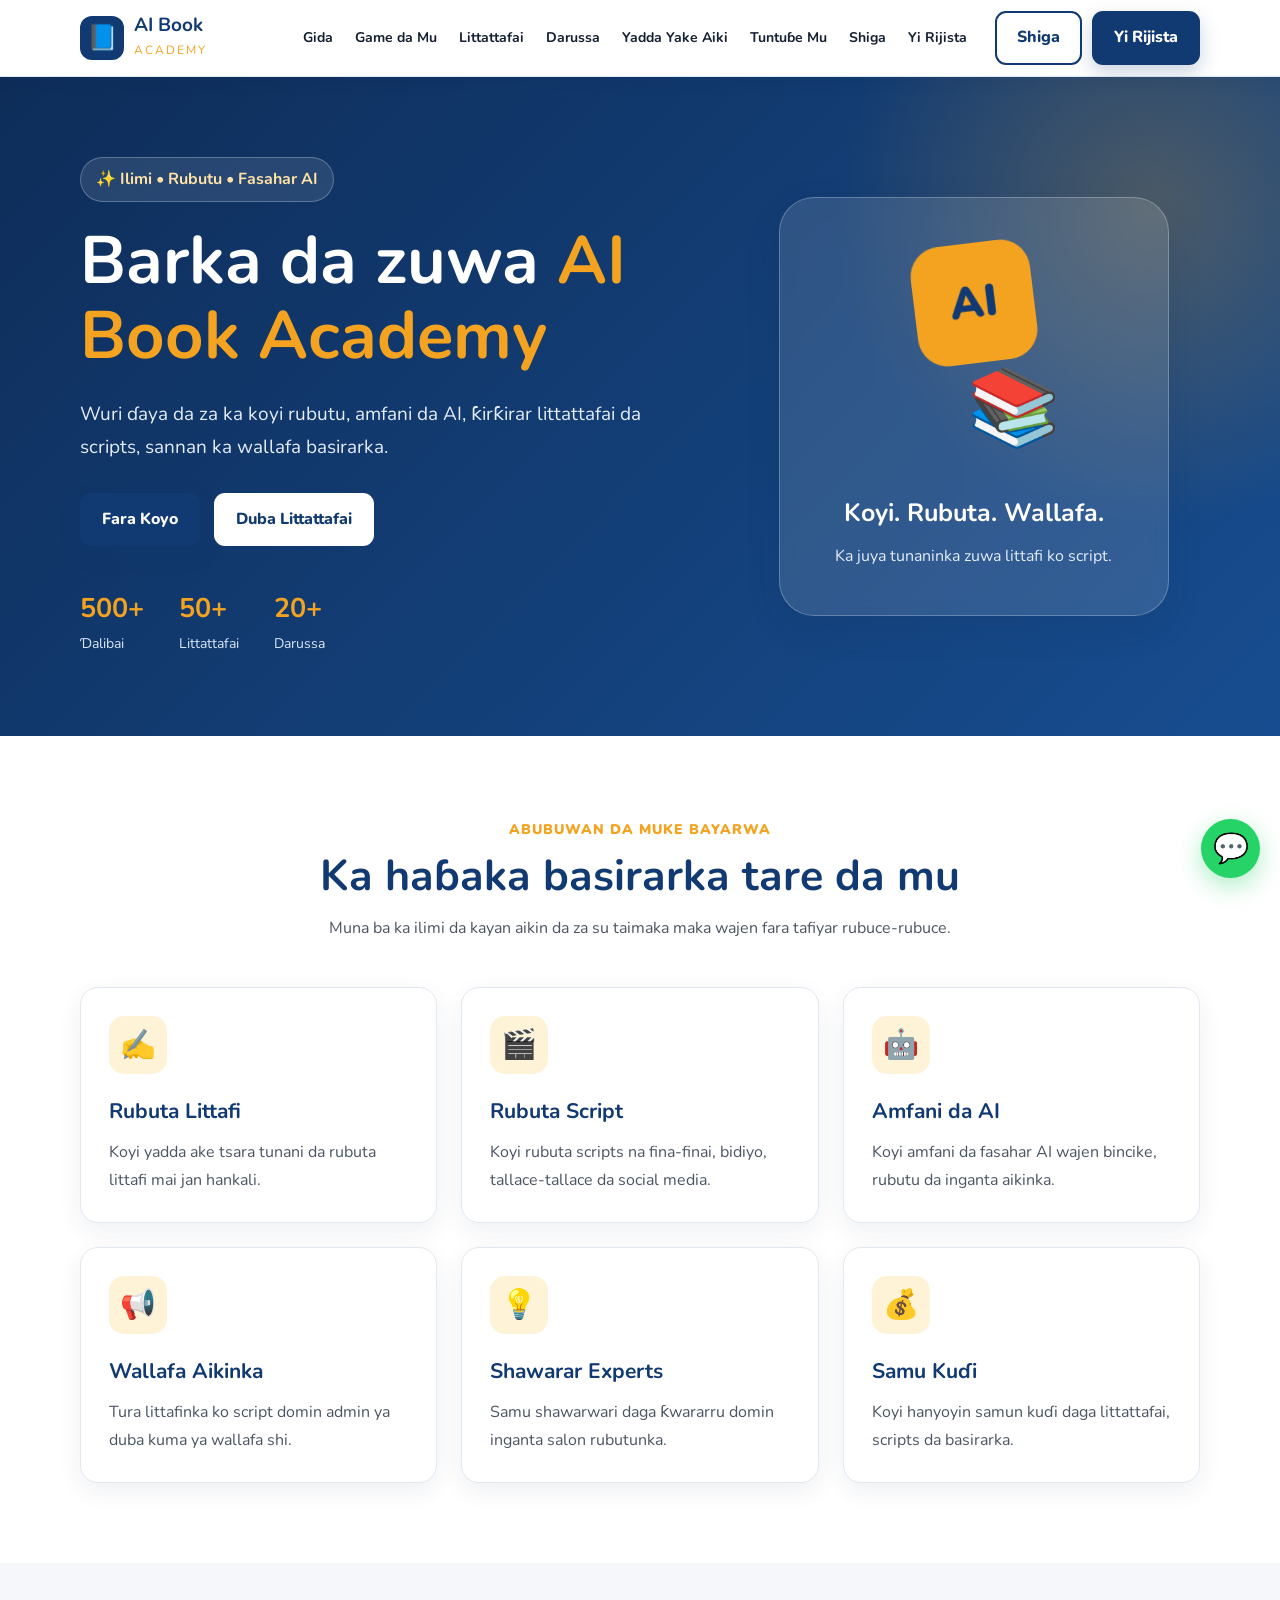
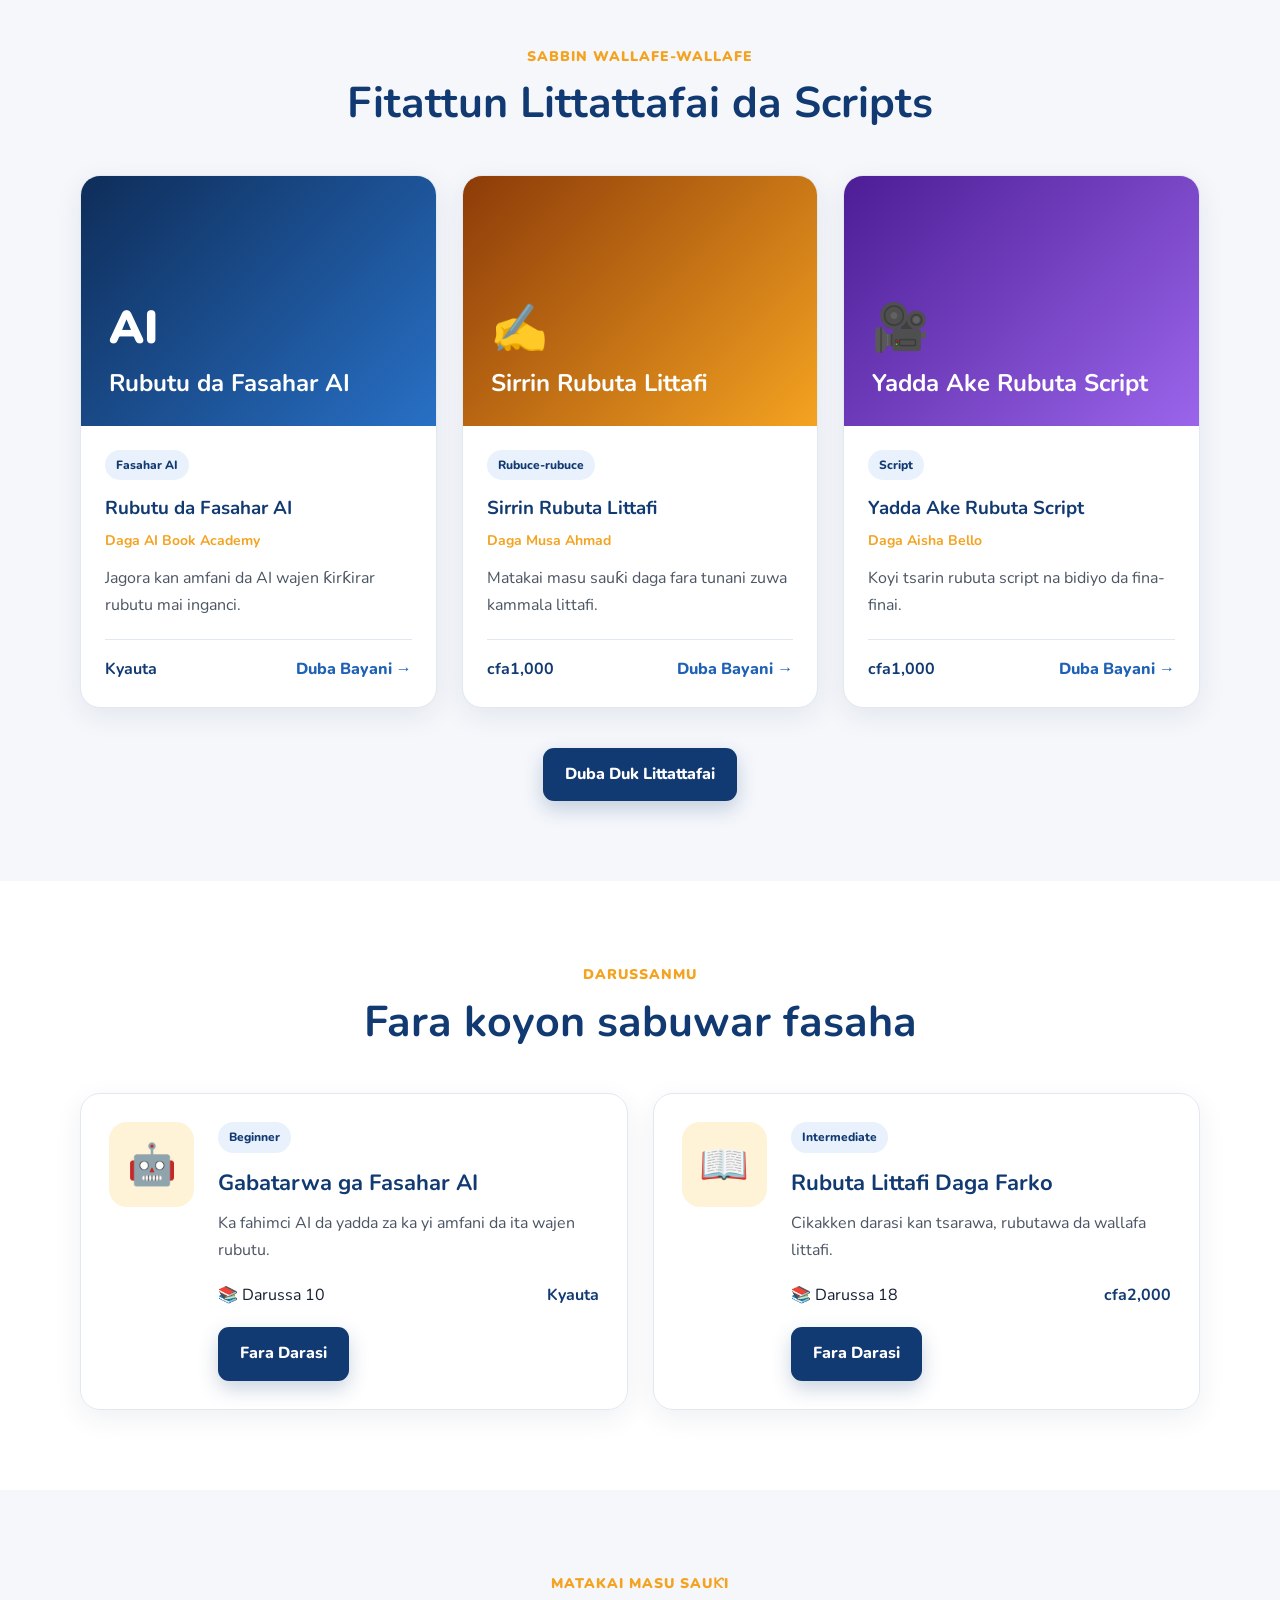
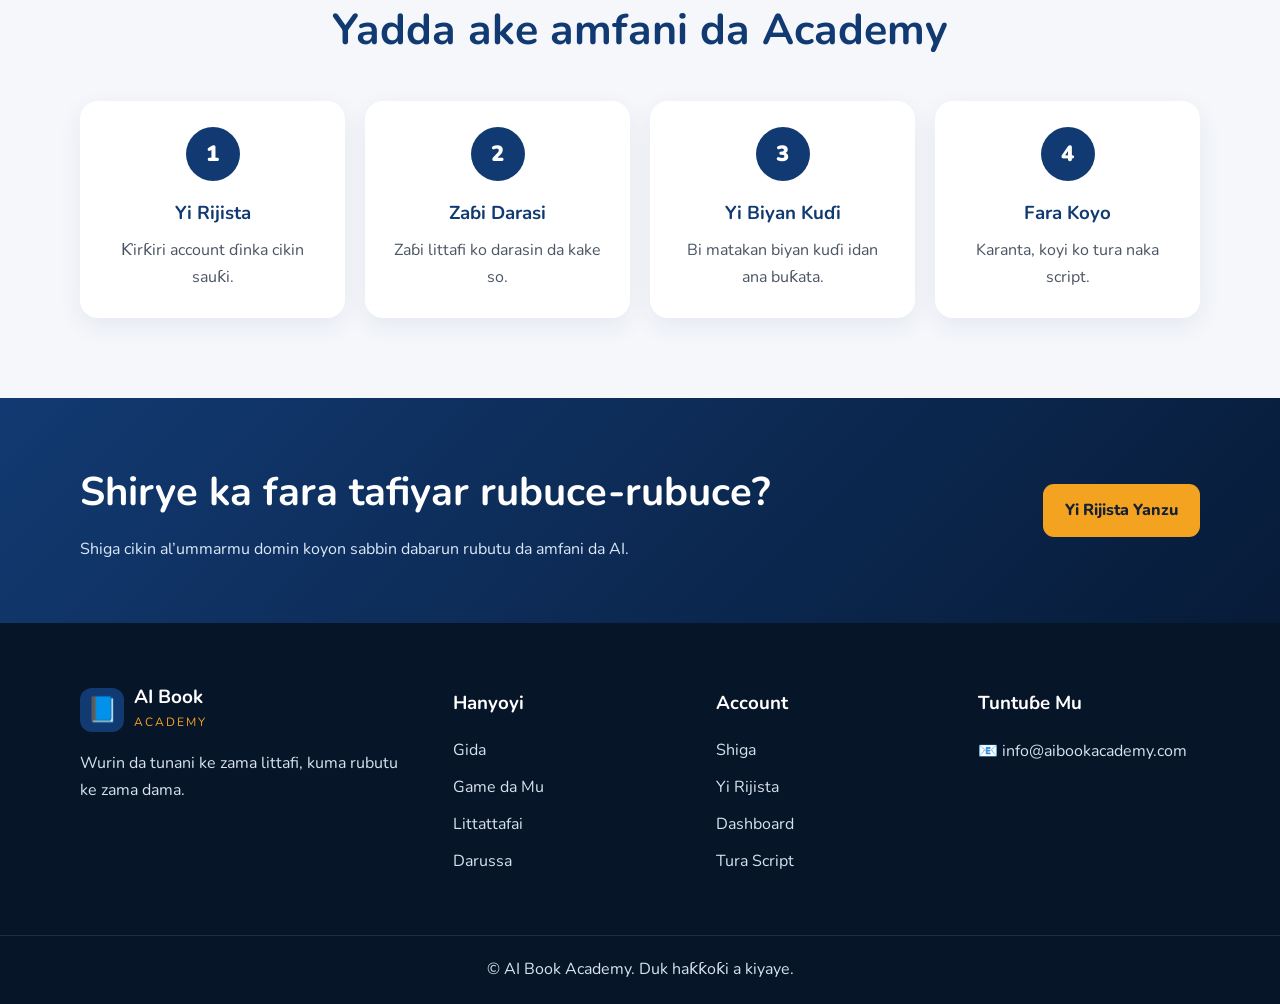
<file: index.html>
<!DOCTYPE html>
<html lang="ha">
<head>
  <meta charset="UTF-8">
  <meta name="viewport" content="width=device-width, initial-scale=1.0">

  <meta name="description"
    content="AI Book Academy - Wurin koyon rubutu, AI, littattafai da scripts.">

  <title>AI Book Academy</title>

  <link rel="stylesheet" href="style.css">
</head>

<body>

  <!-- HEADER -->
  <header class="header">
    <nav class="navbar container">

      <a href="index.html" class="logo">
        <span class="logo-icon">📘</span>

        <span>
          <strong>AI Book</strong>
          <small>Academy</small>
        </span>
      </a>

      <button class="menu-button" id="menuButton"
        aria-label="Buɗe menu">
        ☰
      </button>

      <div class="nav-menu" id="navMenu">
        <a href="#home">Gida</a>
        <a href="#about">Game da Mu</a>
        <a href="#books">Littattafai</a>
        <a href="#courses">Darussa</a>
        <a href="#how-it-works">Yadda Yake Aiki</a>
        <a href="#contact">Tuntuɓe Mu</a>
        <a href="login.html">Shiga</a>
<a href="register.html">Yi Rijista</a>
      </div>

      <div class="nav-buttons">
        <a href="login.html" class="button button-outline">
          Shiga
        </a>

        <a href="register.html" class="button button-primary">
          Yi Rijista
        </a>
      </div>

    </nav>
  </header>


  <main>

    <!-- HERO SECTION -->
    <section class="hero" id="home">
      <div class="hero-content container">

        <div class="hero-text">
          <span class="badge">
            ✨ Ilimi • Rubutu • Fasahar AI
          </span>

          <h1>
            Barka da zuwa
            <span>AI Book Academy</span>
          </h1>

          <p>
            Wuri ɗaya da za ka koyi rubutu, amfani da AI,
            ƙirƙirar littattafai da scripts, sannan ka wallafa
            basirarka.
          </p>

          <div class="hero-buttons">
            <a href="#courses" class="button button-primary">
              Fara Koyo
            </a>

            <a href="#books" class="button button-light">
              Duba Littattafai
            </a>
          </div>

          <div class="hero-statistics">

            <div>
              <strong>500+</strong>
              <span>Ɗalibai</span>
            </div>

            <div>
              <strong>50+</strong>
              <span>Littattafai</span>
            </div>

            <div>
              <strong>20+</strong>
              <span>Darussa</span>
            </div>

          </div>
        </div>


        <div class="hero-image">
          <div class="image-card">
            <div class="ai-icon">AI</div>
            <div class="book-icon">📚</div>

            <h3>Koyi. Rubuta. Wallafa.</h3>

            <p>
              Ka juya tunaninka zuwa littafi ko script.
            </p>
          </div>
        </div>

      </div>
    </section>


    <!-- SERVICES -->
    <section class="section" id="about">
      <div class="container">

        <div class="section-heading">
          <span>Abubuwan da muke bayarwa</span>
          <h2>Ka haɓaka basirarka tare da mu</h2>

          <p>
            Muna ba ka ilimi da kayan aikin da za su taimaka
            maka wajen fara tafiyar rubuce-rubuce.
          </p>
        </div>

        <div class="card-grid">

          <article class="feature-card">
            <div class="card-icon">✍️</div>
            <h3>Rubuta Littafi</h3>
            <p>
              Koyi yadda ake tsara tunani da rubuta littafi
              mai jan hankali.
            </p>
          </article>

          <article class="feature-card">
            <div class="card-icon">🎬</div>
            <h3>Rubuta Script</h3>
            <p>
              Koyi rubuta scripts na fina-finai, bidiyo,
              tallace-tallace da social media.
            </p>
          </article>

          <article class="feature-card">
            <div class="card-icon">🤖</div>
            <h3>Amfani da AI</h3>
            <p>
              Koyi amfani da fasahar AI wajen bincike,
              rubutu da inganta aikinka.
            </p>
          </article>

          <article class="feature-card">
            <div class="card-icon">📢</div>
            <h3>Wallafa Aikinka</h3>
            <p>
              Tura littafinka ko script domin admin ya duba
              kuma ya wallafa shi.
            </p>
          </article>

          <article class="feature-card">
            <div class="card-icon">💡</div>
            <h3>Shawarar Experts</h3>
            <p>
              Samu shawarwari daga ƙwararru domin inganta
              salon rubutunka.
            </p>
          </article>

          <article class="feature-card">
            <div class="card-icon">💰</div>
            <h3>Samu Kuɗi</h3>
            <p>
              Koyi hanyoyin samun kuɗi daga littattafai,
              scripts da basirarka.
            </p>
          </article>

        </div>
      </div>
    </section>


    <!-- FEATURED BOOKS -->
    <section class="section books-section" id="books">
      <div class="container">

        <div class="section-heading">
          <span>Sabbin wallafe-wallafe</span>
          <h2>Fitattun Littattafai da Scripts</h2>
        </div>

        <div class="books-grid">

          <article class="book-card">
            <div class="book-cover cover-one">
              <span>AI</span>
              <strong>Rubutu da Fasahar AI</strong>
            </div>

            <div class="book-information">
              <span class="category">Fasahar AI</span>
              <h3>Rubutu da Fasahar AI</h3>
              <p class="author">Daga AI Book Academy</p>

              <p>
                Jagora kan amfani da AI wajen ƙirƙirar
                rubutu mai inganci.
              </p>

              <div class="book-footer">
                <strong>Kyauta</strong>
                <a href="books.html" class="text-link">
                  Duba Bayani →
                </a>
              </div>
            </div>
          </article>


          <article class="book-card">
            <div class="book-cover cover-two">
              <span>✍️</span>
              <strong>Sirrin Rubuta Littafi</strong>
            </div>

            <div class="book-information">
              <span class="category">Rubuce-rubuce</span>
              <h3>Sirrin Rubuta Littafi</h3>
              <p class="author">Daga Musa Ahmad</p>

              <p>
                Matakai masu sauƙi daga fara tunani zuwa
                kammala littafi.
              </p>

              <div class="book-footer">
                <strong>cfa1,000</strong>
                <a href="books.html" class="text-link">
                  Duba Bayani →
                </a>
              </div>
            </div>
          </article>


          <article class="book-card">
            <div class="book-cover cover-three">
              <span>🎥</span>
              <strong>Yadda Ake Rubuta Script</strong>
            </div>

            <div class="book-information">
              <span class="category">Script</span>
              <h3>Yadda Ake Rubuta Script</h3>
              <p class="author">Daga Aisha Bello</p>

              <p>
                Koyi tsarin rubuta script na bidiyo da
                fina-finai.
              </p>

              <div class="book-footer">
                <strong>cfa1,000</strong>
                <a href="books.html" class="text-link">
                  Duba Bayani →
                </a>
              </div>
            </div>
          </article>

        </div>

        <div class="center-button">
          <a href="books.html" class="button button-primary">
            Duba Duk Littattafai
          </a>
        </div>

      </div>
    </section>


    <!-- COURSES -->
    <section class="section" id="courses">
      <div class="container">

        <div class="section-heading">
          <span>Darussanmu</span>
          <h2>Fara koyon sabuwar fasaha</h2>
        </div>

        <div class="course-grid">

          <article class="course-card">
            <div class="course-icon">🤖</div>

            <div class="course-content">
              <span class="level">Beginner</span>
              <h3>Gabatarwa ga Fasahar AI</h3>
              <p>
                Ka fahimci AI da yadda za ka yi amfani da ita
                wajen rubutu.
              </p>

              <div class="course-details">
                <span>📚 Darussa 10</span>
                <strong>Kyauta</strong>
              </div>

              <a href="courses.html" class="button button-primary">
                Fara Darasi
              </a>
            </div>
          </article>


          <article class="course-card">
            <div class="course-icon">📖</div>

            <div class="course-content">
              <span class="level">Intermediate</span>
              <h3>Rubuta Littafi Daga Farko</h3>
              <p>
                Cikakken darasi kan tsarawa, rubutawa da
                wallafa littafi.
              </p>

              <div class="course-details">
                <span>📚 Darussa 18</span>
                <strong>cfa2,000</strong>
              </div>

              <a href="courses.html" class="button button-primary">
                Fara Darasi
              </a>
            </div>
          </article>

        </div>
      </div>
    </section>


    <!-- HOW IT WORKS -->
    <section class="section steps-section" id="how-it-works">
      <div class="container">

        <div class="section-heading">
          <span>Matakai masu sauƙi</span>
          <h2>Yadda ake amfani da Academy</h2>
        </div>

        <div class="steps-grid">

          <div class="step-card">
            <span>1</span>
            <h3>Yi Rijista</h3>
            <p>Ƙirƙiri account ɗinka cikin sauƙi.</p>
          </div>

          <div class="step-card">
            <span>2</span>
            <h3>Zaɓi Darasi</h3>
            <p>Zaɓi littafi ko darasin da kake so.</p>
          </div>

          <div class="step-card">
            <span>3</span>
            <h3>Yi Biyan Kuɗi</h3>
            <p>Bi matakan biyan kuɗi idan ana buƙata.</p>
          </div>

          <div class="step-card">
            <span>4</span>
            <h3>Fara Koyo</h3>
            <p>Karanta, koyi ko tura naka script.</p>
          </div>

        </div>
      </div>
    </section>


    <!-- CALL TO ACTION -->
    <section class="cta-section">
      <div class="container cta-content">

        <div>
          <h2>Shirye ka fara tafiyar rubuce-rubuce?</h2>

          <p>
            Shiga cikin al’ummarmu domin koyon sabbin
            dabarun rubutu da amfani da AI.
          </p>
        </div>

        <a href="register.html" class="button button-gold">
          Yi Rijista Yanzu
        </a>

      </div>
    </section>

  </main>


  <!-- FOOTER -->
  <footer class="footer" id="contact">
    <div class="container footer-grid">

      <div>
        <a href="index.html" class="logo footer-logo">
          <span class="logo-icon">📘</span>

          <span>
            <strong>AI Book</strong>
            <small>Academy</small>
          </span>
        </a>

        <p>
          Wurin da tunani ke zama littafi,
          kuma rubutu ke zama dama.
        </p>
      </div>

      <div>
        <h3>Hanyoyi</h3>
        <a href="#home">Gida</a>
        <a href="#about">Game da Mu</a>
        <a href="#books">Littattafai</a>
        <a href="#courses">Darussa</a>
      </div>

      <div>
        <h3>Account</h3>
        <a href="login.html">Shiga</a>
        <a href="register.html">Yi Rijista</a>
        <a href="dashboard.html">Dashboard</a>
        <a href="submit-script.html">Tura Script</a>
      </div>

      <div>
        <h3>Tuntuɓe Mu</h3>
        <p>📧 info@aibookacademy.com</p>

        <a href="https://wa.me/+218914658516?text=Assalamu%20alaikum%2C%20ina%20son%20ƙarin%20bayani%20game%20da%20AI%20Book%20Academy."
   target="_blank">
        </a>
      </div>

    </div>

    <div class="copyright">
      <p>
        © <span id="currentYear"></span>
        AI Book Academy. Duk haƙƙoƙi a kiyaye.
      </p>
    </div>
  </footer>


  <a href="https://wa.me/+218914658516?text=Assalamu%20alaikum%2C%20ina%20son%20ƙarin%20bayani%20game%20da%20AI%20Book%20Academy."
   class="whatsapp-button"
   target="_blank">
  💬
</a>
  </a>


  <script src="script.js"></script>

</body>
</html>
</file>
<file: style.css>
@import url("https://fonts.googleapis.com/css2?family=Nunito:wght@400;500;600;700;800;900&display=swap");

:root {
  --primary: #123a72;
  --primary-light: #1f62b5;
  --secondary: #f4a321;
  --dark: #152033;
  --text: #4b5563;
  --light: #f5f7fb;
  --white: #ffffff;
  --border: #e2e8f0;
  --shadow: 0 12px 35px rgba(15, 42, 79, 0.12);
}

* {
  box-sizing: border-box;
  margin: 0;
  padding: 0;
}

html {
  scroll-behavior: smooth;
}

body {
  font-family: "Nunito", Arial, sans-serif;
  color: var(--dark);
  background: var(--white);
  line-height: 1.7;
}

a {
  color: inherit;
  text-decoration: none;
}

.container {
  width: min(1120px, 92%);
  margin-inline: auto;
}

.section {
  padding: 80px 0;
}

/* HEADER */

.header {
  position: sticky;
  top: 0;
  z-index: 1000;
  background: rgba(255, 255, 255, 0.96);
  border-bottom: 1px solid var(--border);
  box-shadow: 0 3px 18px rgba(15, 42, 79, 0.06);
}

.navbar {
  min-height: 76px;
  display: flex;
  align-items: center;
  gap: 28px;
}

.logo {
  display: inline-flex;
  align-items: center;
  gap: 10px;
  color: var(--primary);
  white-space: nowrap;
}

.logo-icon {
  width: 44px;
  height: 44px;
  display: grid;
  place-items: center;
  font-size: 25px;
  border-radius: 12px;
  background: var(--primary);
}

.logo strong,
.logo small {
  display: block;
}

.logo strong {
  font-size: 19px;
  line-height: 1;
}

.logo small {
  margin-top: 5px;
  color: var(--secondary);
  font-size: 12px;
  letter-spacing: 2px;
  text-transform: uppercase;
}

.nav-menu {
  margin-left: auto;
  display: flex;
  align-items: center;
  gap: 22px;
}

.nav-menu a {
  font-size: 14px;
  font-weight: 700;
}

.nav-menu a:hover {
  color: var(--primary-light);
}

.nav-buttons {
  display: flex;
  gap: 10px;
}

.menu-button {
  display: none;
  margin-left: auto;
  border: 0;
  background: transparent;
  color: var(--primary);
  font-size: 30px;
  cursor: pointer;
}

/* BUTTONS */

.button {
  min-height: 45px;
  padding: 11px 20px;
  display: inline-flex;
  align-items: center;
  justify-content: center;
  border: 2px solid transparent;
  border-radius: 11px;
  font-weight: 800;
  transition: 0.25s;
}

.button:hover {
  transform: translateY(-2px);
}

.button-primary {
  color: var(--white);
  background: var(--primary);
  box-shadow: 0 8px 20px rgba(18, 58, 114, 0.22);
}

.button-primary:hover {
  background: var(--primary-light);
}

.button-outline {
  color: var(--primary);
  border-color: var(--primary);
}

.button-light {
  color: var(--primary);
  background: var(--white);
}

.button-gold {
  color: var(--dark);
  background: var(--secondary);
}

/* HERO */

.hero {
  overflow: hidden;
  background:
    radial-gradient(circle at 90% 20%, rgba(244, 163, 33, 0.25), transparent 25%),
    linear-gradient(135deg, #0e2d59, #174d90);
}

.hero-content {
  min-height: 620px;
  display: grid;
  grid-template-columns: 1.15fr 0.85fr;
  align-items: center;
  gap: 55px;
  padding-block: 80px;
}

.hero-text {
  color: var(--white);
}

.badge {
  display: inline-block;
  margin-bottom: 22px;
  padding: 8px 15px;
  border: 1px solid rgba(255, 255, 255, 0.25);
  border-radius: 50px;
  color: #ffe3a6;
  background: rgba(255, 255, 255, 0.1);
  font-weight: 700;
}

.hero h1 {
  max-width: 700px;
  font-size: clamp(38px, 6vw, 67px);
  line-height: 1.12;
}

.hero h1 span {
  color: var(--secondary);
}

.hero-text > p {
  max-width: 650px;
  margin: 24px 0 30px;
  color: #e4ecf8;
  font-size: 19px;
}

.hero-buttons {
  display: flex;
  flex-wrap: wrap;
  gap: 14px;
}

.hero-statistics {
  margin-top: 40px;
  display: flex;
  gap: 35px;
}

.hero-statistics div {
  display: flex;
  flex-direction: column;
}

.hero-statistics strong {
  color: var(--secondary);
  font-size: 27px;
}

.hero-statistics span {
  color: #dbe8f8;
  font-size: 14px;
}

.hero-image {
  display: flex;
  justify-content: center;
}

.image-card {
  position: relative;
  width: min(390px, 100%);
  min-height: 390px;
  padding: 45px 30px;
  display: flex;
  flex-direction: column;
  align-items: center;
  justify-content: center;
  border: 1px solid rgba(255, 255, 255, 0.25);
  border-radius: 35px;
  color: var(--white);
  text-align: center;
  background: rgba(255, 255, 255, 0.12);
  box-shadow: var(--shadow);
  backdrop-filter: blur(8px);
}

.ai-icon {
  width: 120px;
  height: 120px;
  display: grid;
  place-items: center;
  border-radius: 30px;
  color: var(--primary);
  background: var(--secondary);
  font-size: 44px;
  font-weight: 900;
  transform: rotate(-7deg);
}

.book-icon {
  margin: -18px 0 20px 80px;
  font-size: 75px;
}

.image-card h3 {
  font-size: 25px;
}

.image-card p {
  margin-top: 8px;
  color: #e4ecf8;
}

/* SECTION HEADINGS */

.section-heading {
  max-width: 700px;
  margin: 0 auto 45px;
  text-align: center;
}

.section-heading > span {
  color: var(--secondary);
  font-size: 14px;
  font-weight: 900;
  letter-spacing: 1px;
  text-transform: uppercase;
}

.section-heading h2 {
  margin: 8px 0 12px;
  color: var(--primary);
  font-size: clamp(30px, 5vw, 43px);
  line-height: 1.2;
}

.section-heading p {
  color: var(--text);
}

/* FEATURE CARDS */

.card-grid {
  display: grid;
  grid-template-columns: repeat(3, 1fr);
  gap: 24px;
}

.feature-card {
  padding: 28px;
  border: 1px solid var(--border);
  border-radius: 18px;
  background: var(--white);
  box-shadow: 0 8px 25px rgba(15, 42, 79, 0.07);
  transition: 0.25s;
}

.feature-card:hover {
  transform: translateY(-7px);
  box-shadow: var(--shadow);
}

.card-icon {
  width: 58px;
  height: 58px;
  margin-bottom: 20px;
  display: grid;
  place-items: center;
  border-radius: 15px;
  background: #fff3d7;
  font-size: 29px;
}

.feature-card h3 {
  margin-bottom: 10px;
  color: var(--primary);
  font-size: 21px;
}

.feature-card p {
  color: var(--text);
}

/* BOOKS */

.books-section,
.steps-section {
  background: var(--light);
}

.books-grid {
  display: grid;
  grid-template-columns: repeat(3, 1fr);
  gap: 25px;
}

.book-card {
  overflow: hidden;
  border: 1px solid var(--border);
  border-radius: 20px;
  background: var(--white);
  box-shadow: 0 8px 28px rgba(15, 42, 79, 0.08);
}

.book-cover {
  height: 250px;
  padding: 28px;
  display: flex;
  flex-direction: column;
  align-items: flex-start;
  justify-content: flex-end;
  color: var(--white);
}

.book-cover span {
  font-size: 46px;
  font-weight: 900;
}

.book-cover strong {
  font-size: 24px;
  line-height: 1.25;
}

.cover-one {
  background: linear-gradient(135deg, #0e2d59, #2870c5);
}

.cover-two {
  background: linear-gradient(135deg, #8d3b08, #f4a321);
}

.cover-three {
  background: linear-gradient(135deg, #4c1d95, #9b65eb);
}

.book-information {
  padding: 24px;
}

.category,
.level {
  display: inline-block;
  padding: 5px 11px;
  border-radius: 30px;
  color: var(--primary);
  background: #e8f1fc;
  font-size: 12px;
  font-weight: 800;
}

.book-information h3 {
  margin: 13px 0 4px;
  color: var(--primary);
}

.author {
  margin-bottom: 12px;
  color: var(--secondary);
  font-size: 14px;
  font-weight: 700;
}

.book-information > p:not(.author) {
  color: var(--text);
}

.book-footer {
  margin-top: 20px;
  padding-top: 16px;
  display: flex;
  align-items: center;
  justify-content: space-between;
  border-top: 1px solid var(--border);
}

.book-footer strong {
  color: var(--primary);
}

.text-link {
  color: var(--primary-light);
  font-weight: 800;
}

.center-button {
  margin-top: 40px;
  text-align: center;
}

/* COURSES */

.course-grid {
  display: grid;
  grid-template-columns: repeat(2, 1fr);
  gap: 25px;
}

.course-card {
  padding: 28px;
  display: flex;
  gap: 24px;
  border: 1px solid var(--border);
  border-radius: 20px;
  box-shadow: 0 8px 28px rgba(15, 42, 79, 0.07);
}

.course-icon {
  flex: 0 0 85px;
  height: 85px;
  display: grid;
  place-items: center;
  border-radius: 18px;
  background: #fff3d7;
  font-size: 40px;
}

.course-content h3 {
  margin: 12px 0 8px;
  color: var(--primary);
  font-size: 22px;
}

.course-content p {
  color: var(--text);
}

.course-details {
  margin: 18px 0;
  display: flex;
  justify-content: space-between;
  gap: 15px;
}

.course-details strong {
  color: var(--primary);
}

/* STEPS */

.steps-grid {
  display: grid;
  grid-template-columns: repeat(4, 1fr);
  gap: 20px;
}

.step-card {
  padding: 26px;
  border-radius: 18px;
  background: var(--white);
  text-align: center;
  box-shadow: 0 8px 25px rgba(15, 42, 79, 0.07);
}

.step-card > span {
  width: 54px;
  height: 54px;
  margin: 0 auto 17px;
  display: grid;
  place-items: center;
  border-radius: 50%;
  color: var(--white);
  background: var(--primary);
  font-size: 22px;
  font-weight: 900;
}

.step-card h3 {
  color: var(--primary);
}

.step-card p {
  margin-top: 7px;
  color: var(--text);
}

/* CTA */

.cta-section {
  padding: 60px 0;
  color: var(--white);
  background: linear-gradient(135deg, var(--primary), #071b38);
}

.cta-content {
  display: flex;
  align-items: center;
  justify-content: space-between;
  gap: 30px;
}

.cta-content h2 {
  font-size: clamp(27px, 4vw, 40px);
}

.cta-content p {
  margin-top: 10px;
  color: #dbe8f8;
}

/* FOOTER */

.footer {
  padding-top: 65px;
  color: #d8e2ef;
  background: #071528;
}

.footer-grid {
  display: grid;
  grid-template-columns: 1.5fr repeat(3, 1fr);
  gap: 40px;
}

.footer-logo {
  color: var(--white);
}

.footer-grid > div > p {
  margin-top: 18px;
}

.footer h3 {
  margin-bottom: 17px;
  color: var(--white);
}

.footer-grid div > a:not(.logo) {
  margin-bottom: 10px;
  display: block;
}

.footer-grid div > a:hover {
  color: var(--secondary);
}

.copyright {
  margin-top: 50px;
  padding: 20px;
  border-top: 1px solid rgba(255, 255, 255, 0.1);
  text-align: center;
}

/* WHATSAPP */

.whatsapp-button {
  position: fixed;
  right: 20px;
  bottom: 22px;
  z-index: 1000;
  width: 59px;
  height: 59px;
  display: grid;
  place-items: center;
  border-radius: 50%;
  color: var(--white);
  background: #25d366;
  box-shadow: 0 8px 25px rgba(37, 211, 102, 0.38);
  font-size: 29px;
}

/* MOBILE */

@media (max-width: 900px) {
  .nav-menu,
  .nav-buttons {
    display: none;
  }

  .menu-button {
    display: block;
  }

  .nav-menu.active {
    position: absolute;
    top: 76px;
    left: 4%;
    right: 4%;
    padding: 22px;
    display: flex;
    flex-direction: column;
    align-items: stretch;
    border-radius: 15px;
    background: var(--white);
    box-shadow: var(--shadow);
  }

  .hero-content {
    min-height: auto;
    grid-template-columns: 1fr;
    text-align: center;
  }

  .hero-text > p {
    margin-inline: auto;
  }

  .hero-buttons,
  .hero-statistics {
    justify-content: center;
  }

  .card-grid,
  .books-grid {
    grid-template-columns: repeat(2, 1fr);
  }

  .course-grid {
    grid-template-columns: 1fr;
  }

  .steps-grid {
    grid-template-columns: repeat(2, 1fr);
  }

  .footer-grid {
    grid-template-columns: repeat(2, 1fr);
  }
}

@media (max-width: 600px) {
  .section {
    padding: 60px 0;
  }

  .hero-content {
    padding-block: 60px;
  }

  .hero h1 {
    font-size: 42px;
  }

  .hero-statistics {
    gap: 18px;
  }

  .image-card {
    min-height: 320px;
  }

  .card-grid,
  .books-grid,
  .steps-grid,
  .footer-grid {
    grid-template-columns: 1fr;
  }

  .course-card {
    flex-direction: column;
  }

  .course-icon {
    width: 85px;
  }

  .cta-content {
    flex-direction: column;
    align-items: flex-start;
  }
}
/* AUTHENTICATION PAGES */

.auth-page {
  min-height: 100vh;
  padding: 40px 15px;
  display: grid;
  place-items: center;
  background:
    radial-gradient(circle at top right,
      rgba(244, 163, 33, 0.25),
      transparent 30%),
    linear-gradient(135deg, #071b38, #174d90);
}

.auth-container {
  width: 100%;
  max-width: 520px;
}

.auth-card {
  padding: 38px;
  border-radius: 25px;
  background: #ffffff;
  box-shadow: 0 20px 60px rgba(0, 0, 0, 0.25);
}

.auth-logo {
  width: fit-content;
  margin: 0 auto 28px;
}

.auth-heading {
  margin-bottom: 28px;
  text-align: center;
}

.auth-heading h1 {
  color: var(--primary);
  font-size: 34px;
}

.auth-heading p {
  margin-top: 8px;
  color: var(--text);
}

.form-group {
  margin-bottom: 19px;
}

.form-group label {
  margin-bottom: 7px;
  display: block;
  color: var(--dark);
  font-weight: 800;
}

.form-group input {
  width: 100%;
  min-height: 52px;
  padding: 12px 15px;
  border: 1px solid var(--border);
  border-radius: 11px;
  outline: none;
  color: var(--dark);
  background: #f8fafc;
  font-family: inherit;
  font-size: 16px;
  transition: 0.2s;
}

.form-group input:focus {
  border-color: var(--primary-light);
  background: #ffffff;
  box-shadow: 0 0 0 4px rgba(31, 98, 181, 0.12);
}

.password-wrapper {
  position: relative;
}

.password-wrapper input {
  padding-right: 55px;
}

.show-password {
  position: absolute;
  top: 50%;
  right: 10px;
  width: 38px;
  height: 38px;
  border: 0;
  border-radius: 8px;
  background: transparent;
  transform: translateY(-50%);
  cursor: pointer;
}

.checkbox-row {
  margin: 8px 0 22px;
  display: flex;
  align-items: flex-start;
  gap: 10px;
  color: var(--text);
  cursor: pointer;
}

.checkbox-row input {
  width: 18px;
  height: 18px;
  margin-top: 4px;
  accent-color: var(--primary);
}

.auth-submit {
  width: 100%;
  border: 0;
  font-family: inherit;
  font-size: 16px;
  cursor: pointer;
}

.auth-switch {
  margin-top: 24px;
  color: var(--text);
  text-align: center;
}

.auth-switch a,
.back-home {
  color: var(--primary-light);
  font-weight: 800;
}

.back-home {
  margin-top: 16px;
  display: block;
  text-align: center;
}

.form-message {
  display: none;
  margin-bottom: 20px;
  padding: 12px;
  border-radius: 10px;
  text-align: center;
  font-weight: 700;
}

.form-message.error {
  display: block;
  color: #991b1b;
  background: #fee2e2;
}

.form-message.success {
  display: block;
  color: #166534;
  background: #dcfce7;
}

@media (max-width: 520px) {
  .auth-page {
    padding: 20px 12px;
  }

  .auth-card {
    padding: 28px 20px;
  }

  .auth-heading h1 {
    font-size: 29px;
  }
}
</file>
